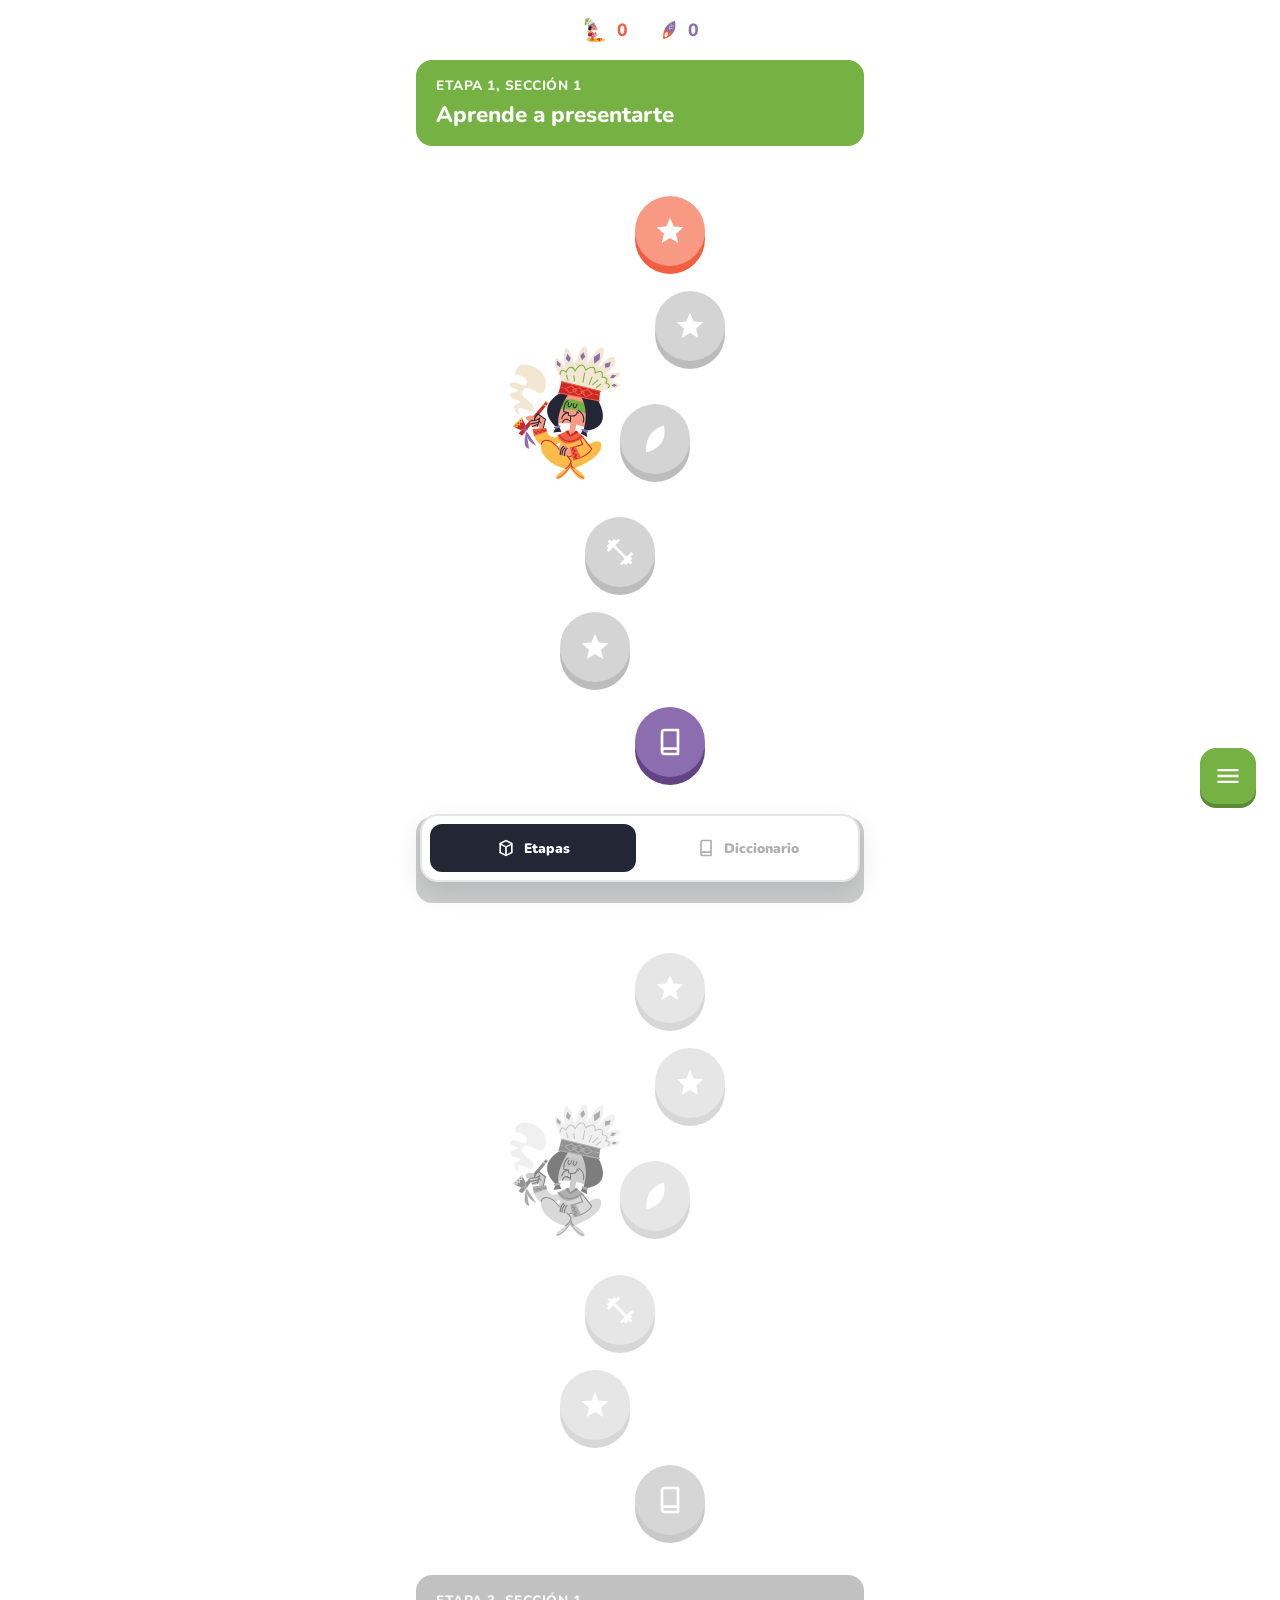
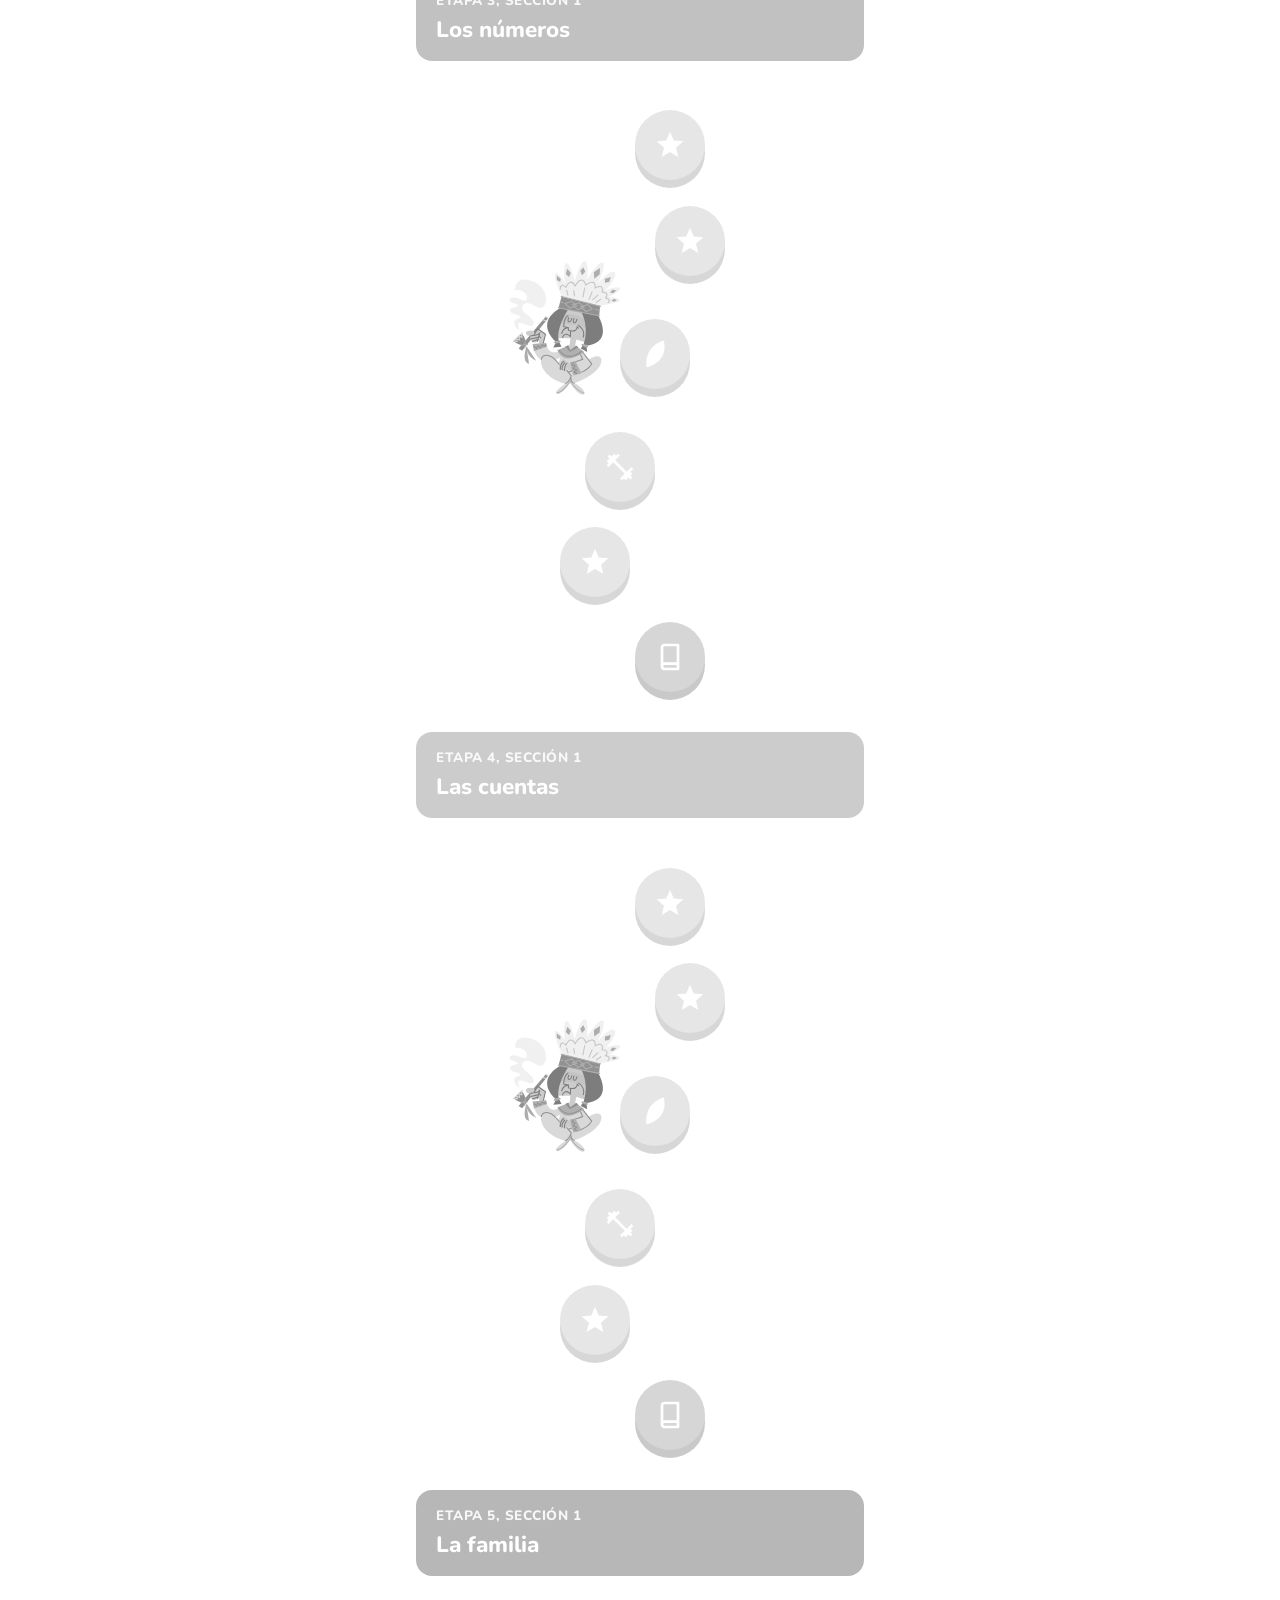
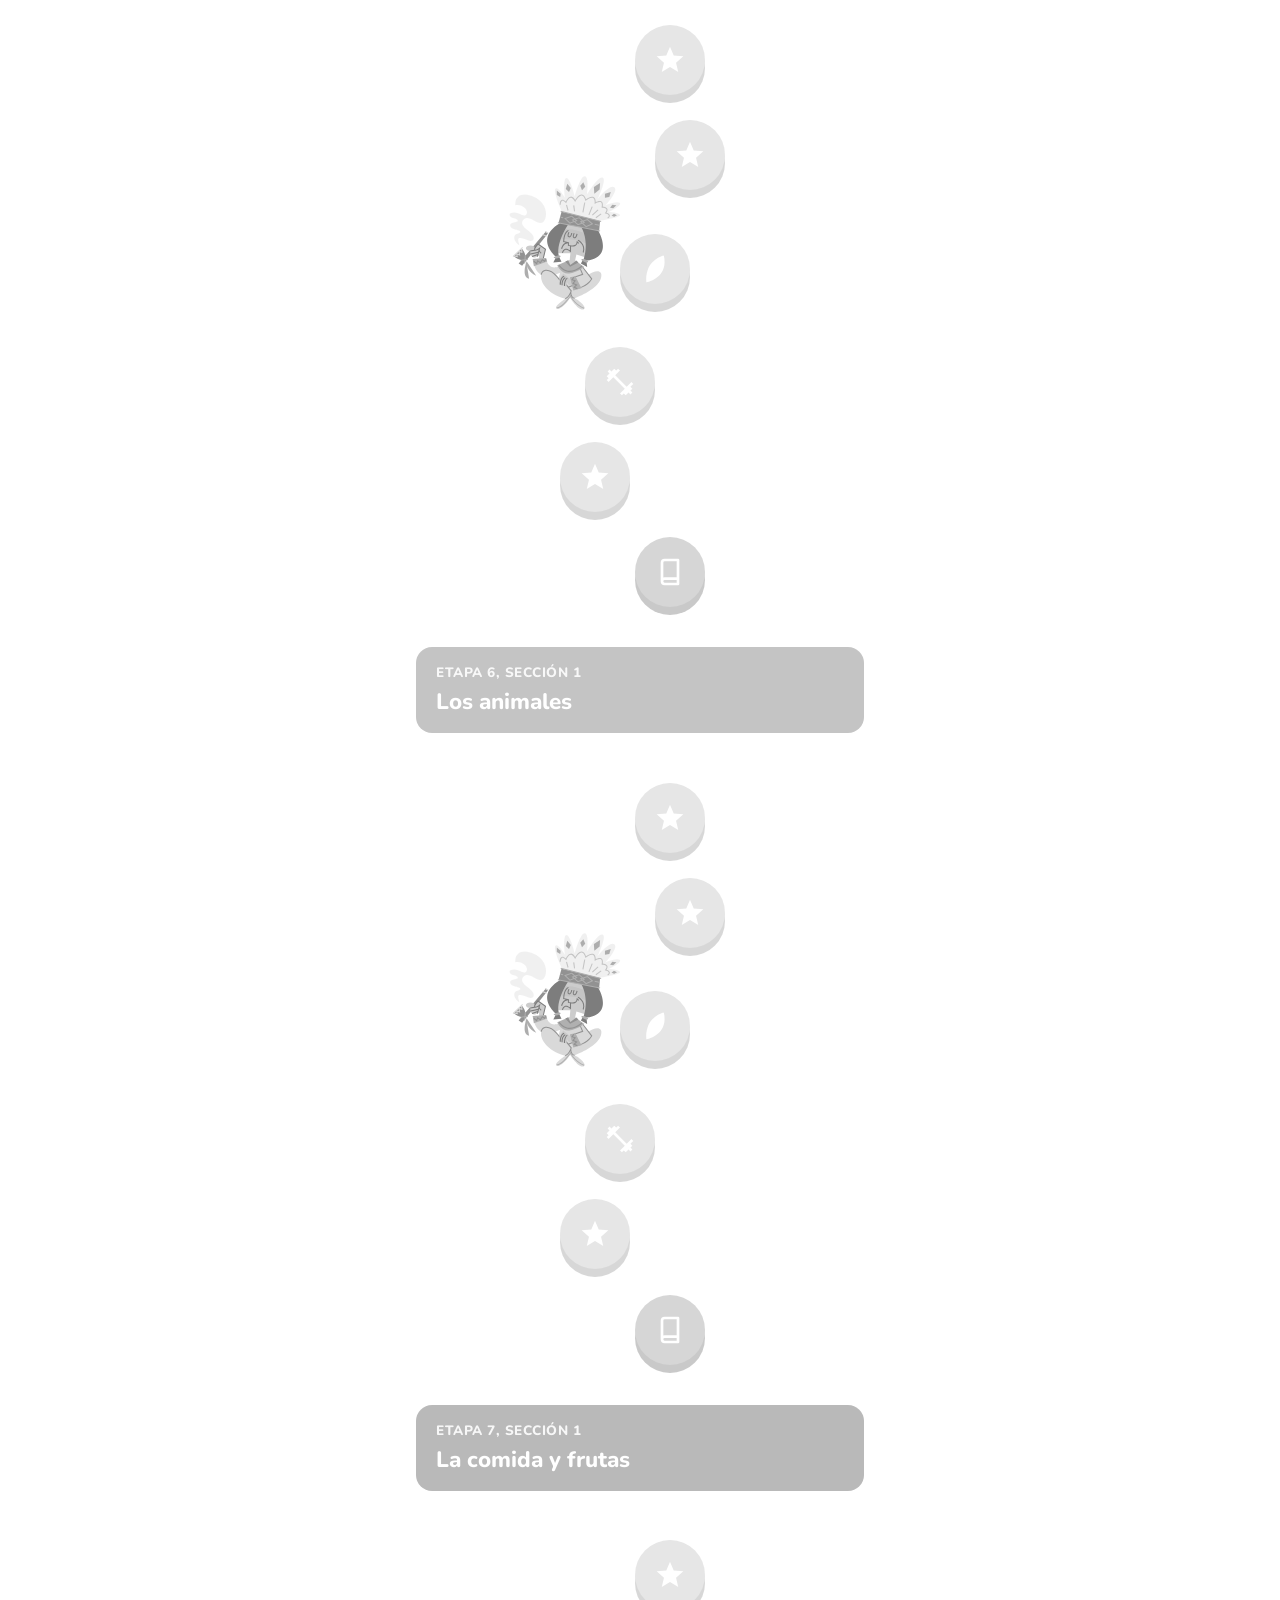
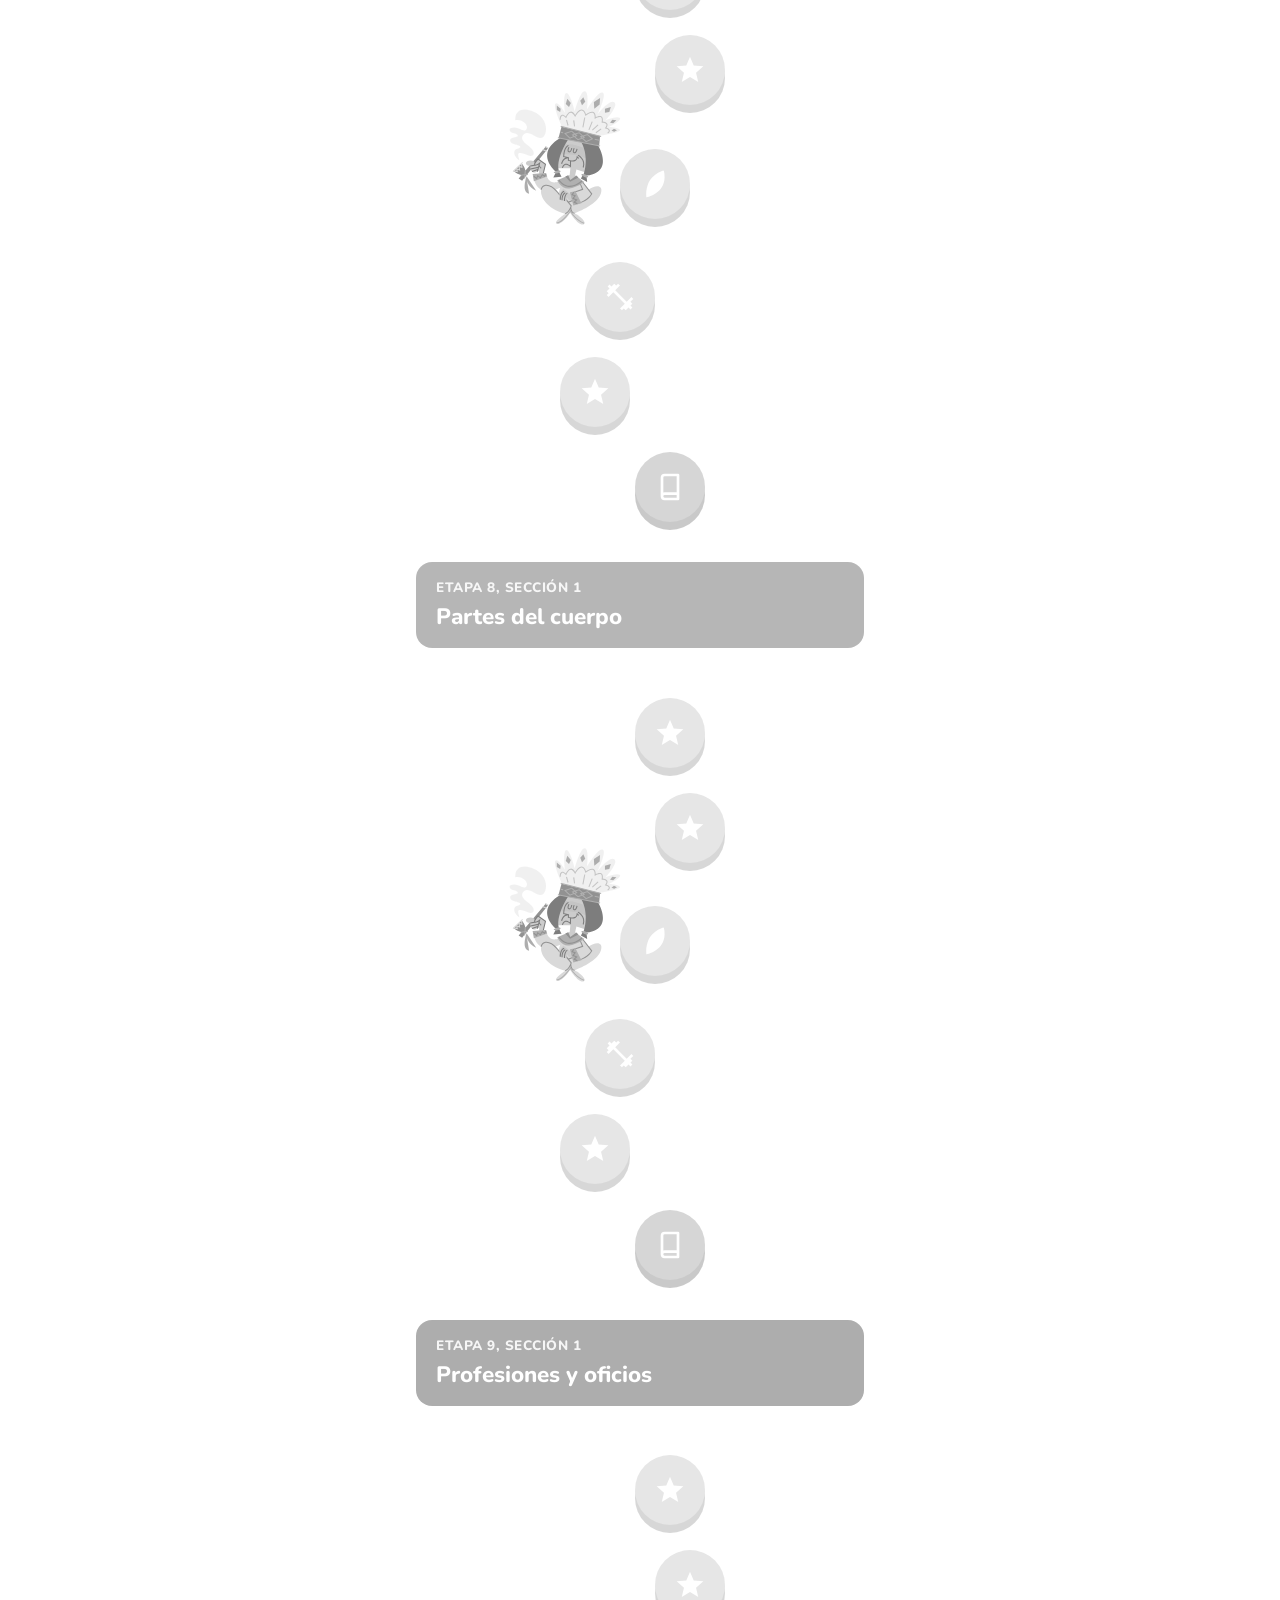
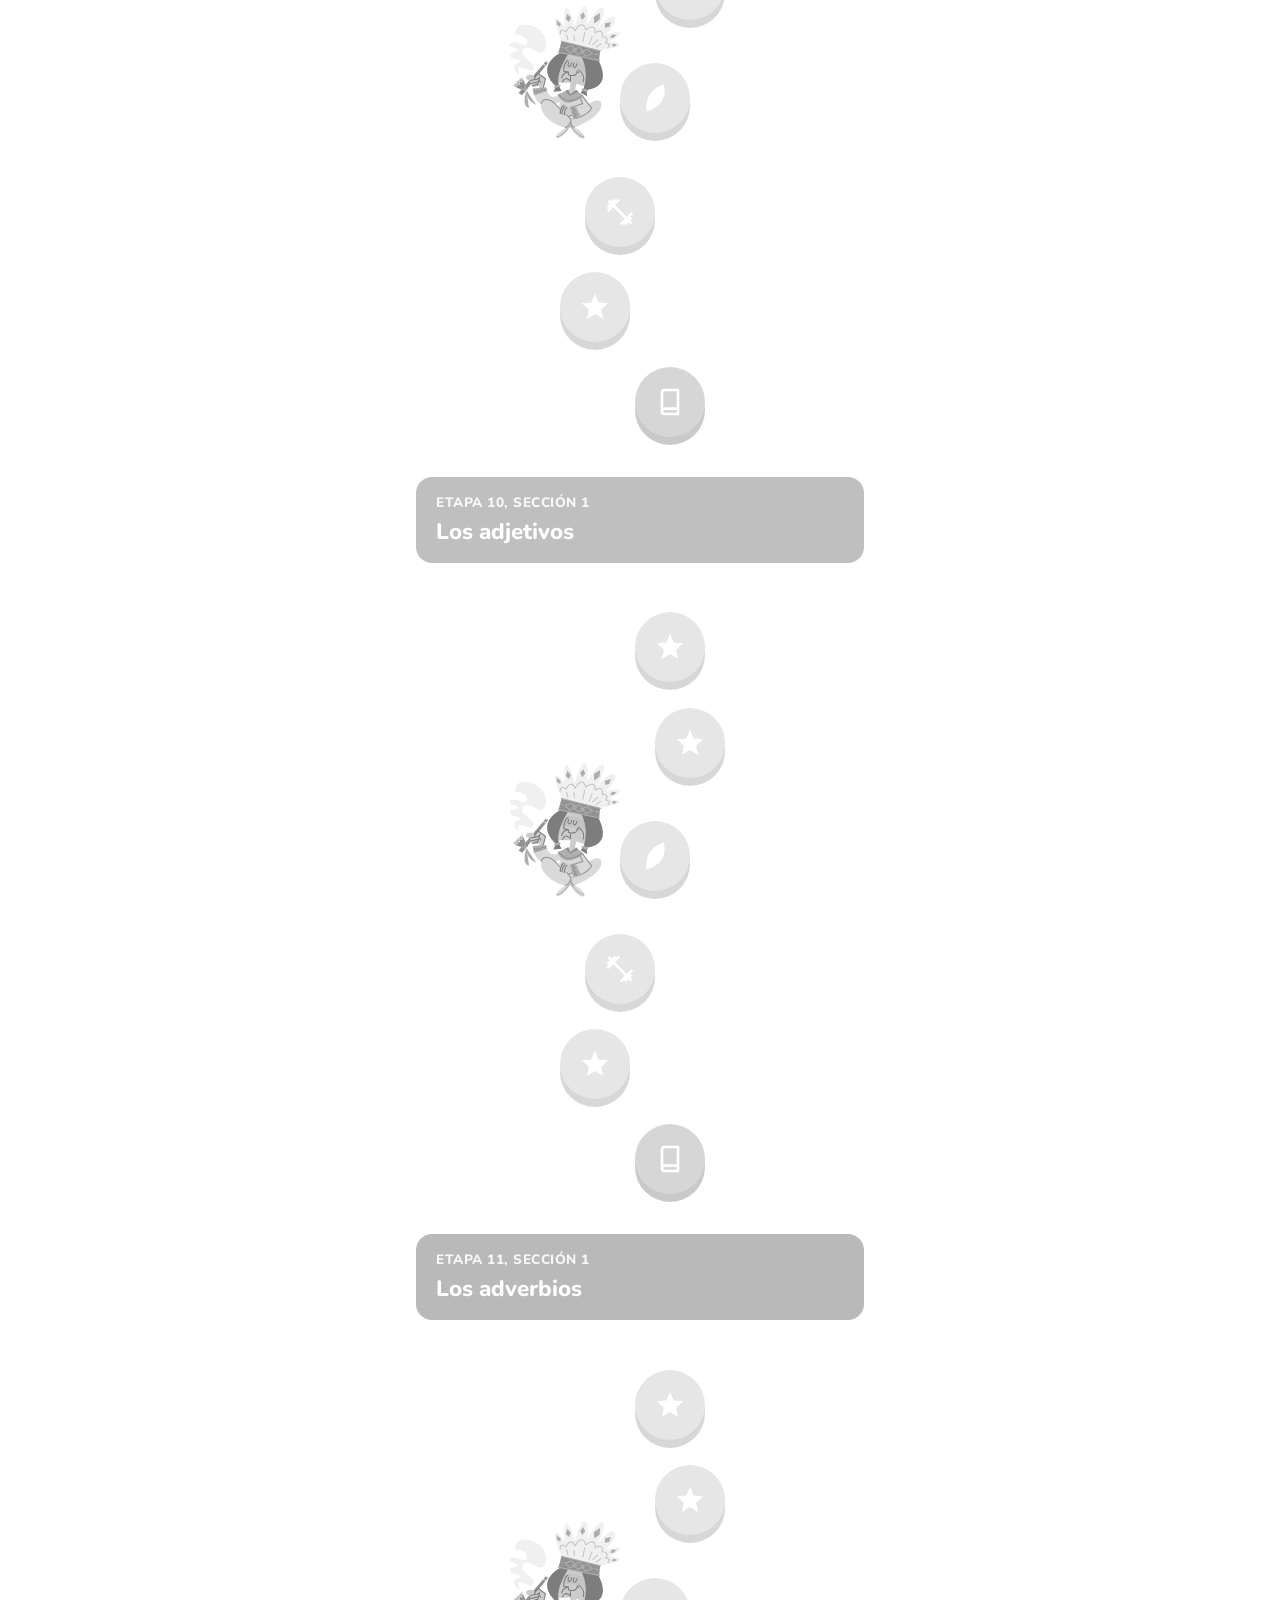
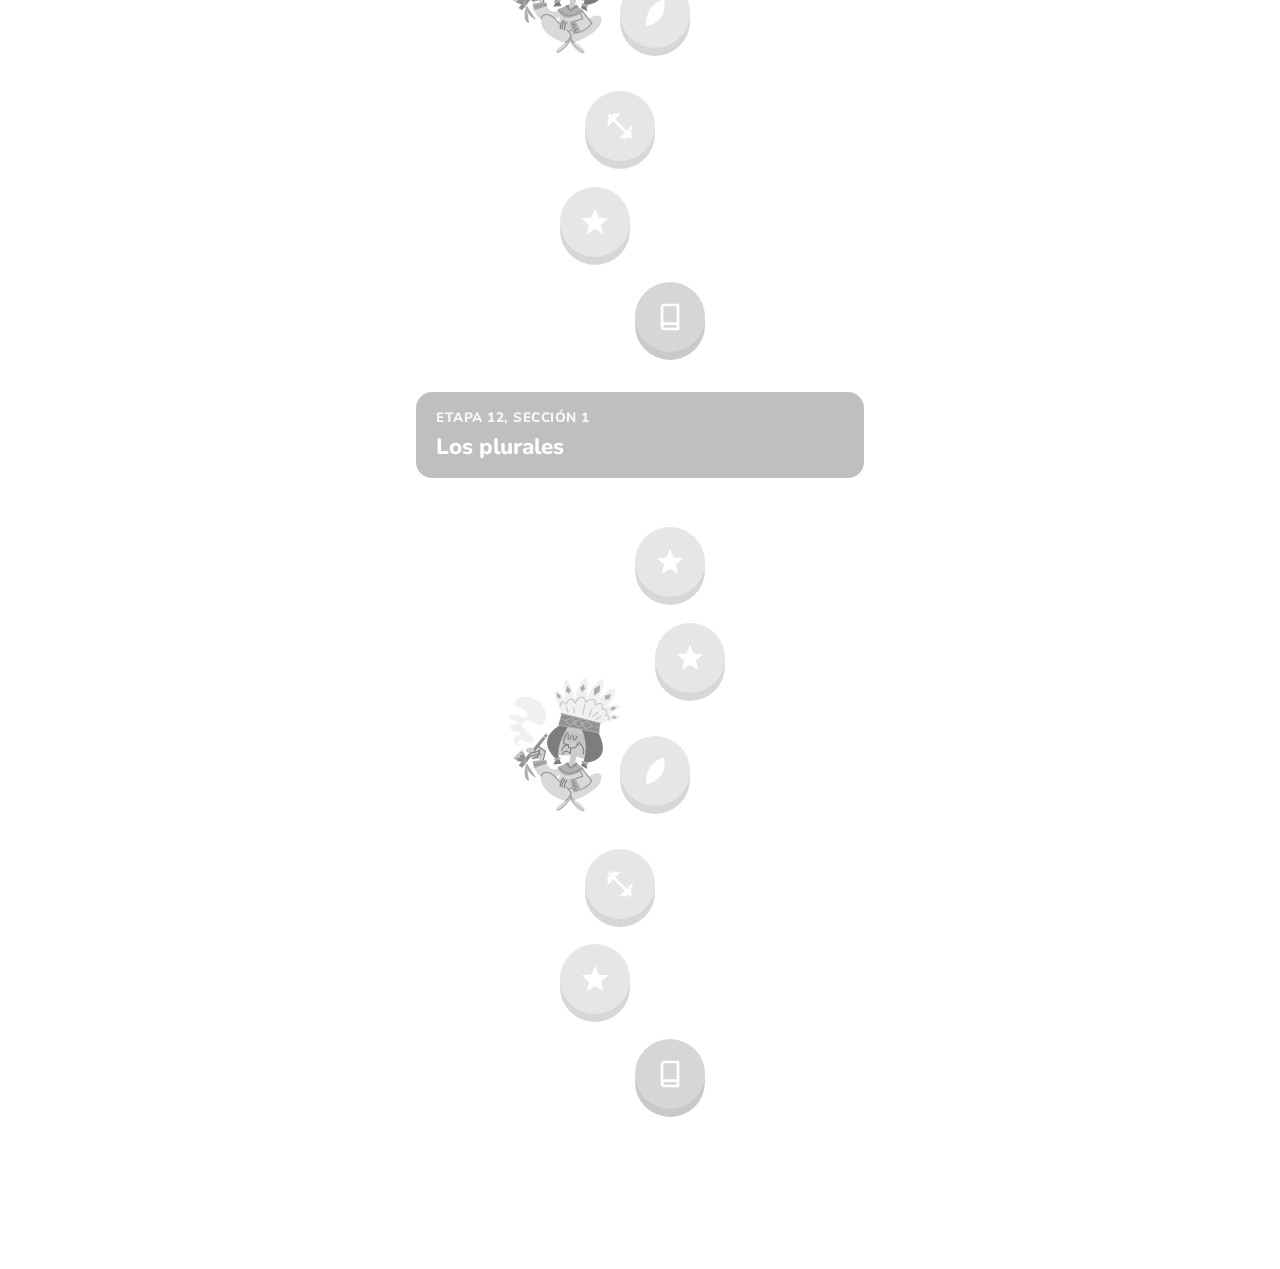
<file: index.html>
<!DOCTYPE html>
<html lang="es">

<head>
    <meta charset="UTF-8">
    <meta name="viewport" content="width=device-width, initial-scale=1.0">
    <title>Nawat Learning Path</title>
    <link rel="stylesheet" href="style.css">
    <link href="https://fonts.googleapis.com/css2?family=Nunito:wght@700;800;900&display=swap" rel="stylesheet">
</head>

<body>
    <div class="app-container">
        <!-- Top Bar -->
        <header class="top-bar">
            <div class="stat-group" id="streak-button" style="cursor: pointer;">
                <img src="SinRacha.svg" alt="Racha" class="icon-flame" id="icon-streak">
                <span class="stat-text color-orange" id="streak-count">0</span>
            </div>
            <div class="stat-group">
                <img src="Pluma-06.svg" alt="Protector" class="icon-gem">
                <span class="stat-text color-purple" id="protector-count">0</span>
            </div>
        </header>

        <!-- Main Content -->
        <main class="path-container" id="stage-view">
            <section id="stage-1" class="stage-section">
                <!-- Header Banner -->
                <div class="stage-banner">
                    <div class="stage-subtitle">ETAPA 1, SECCIÓN 1</div>
                    <div class="stage-title">Aprende a presentarte</div>
                </div>

                <!-- Path Nodes -->
                <div class="nodes-wrapper">
                    <div class="node-row offset-right-1">
                        <button class="node-btn active-node" data-node-id="1-1" onclick="window.location.href='lesson.html?stage=1&node=1'">
                            <svg class="node-icon" viewBox="0 0 24 24" fill="white">
                                <path d="M12 17.27L18.18 21l-1.64-7.03L22 9.24l-7.19-.61L12 2 9.19 8.63 2 9.24l5.46 4.73L5.82 21z" />
                            </svg>
                        </button>
                    </div>

                    <div class="node-row offset-right-2">
                        <button class="node-btn locked-node" data-node-id="1-2" onclick="window.location.href='lesson.html?stage=1&node=2'">
                            <svg class="node-icon" viewBox="0 0 24 24" fill="white">
                                <path d="M12 17.27L18.18 21l-1.64-7.03L22 9.24l-7.19-.61L12 2 9.19 8.63 2 9.24l5.46 4.73L5.82 21z" />
                            </svg>
                        </button>
                    </div>

                    <div class="node-row active-row">
                        <img src="Neutral.svg" alt="Character" class="character">
                        <div class="node-wrapper-active">
                            <button class="node-btn active-node locked-node" data-node-id="1-3" onclick="window.location.href='lesson.html?stage=1&node=3'">
                                <img src="Pluma-06.svg" alt="Nahuatl" class="node-icon" style="filter: brightness(0) invert(1);">
                            </button>
                        </div>
                    </div>

                    <div class="node-row offset-left-1">
                        <button class="node-btn locked-node" data-node-id="1-4" onclick="window.location.href='lesson.html?stage=1&node=4'">
                            <svg class="node-icon" viewBox="0 0 24 24" fill="white">
                                <path d="M20.57 14.86L22 13.43 20.57 12 17 15.57 8.43 7 12 3.43 10.57 2 9.14 3.43 7.71 2 5.57 4.14 4.14 2.71 2.71 4.14l1.43 1.43L2 7.71l1.43 1.43L2 10.57 3.43 12 7 8.43 15.57 17 12 20.57 13.43 22l1.43-1.43 1.43 1.43L18.43 19.86l1.43 1.43 1.43-1.43-1.43-1.43 1.43-1.43-1.43-1.43z" />
                            </svg>
                        </button>
                    </div>

                    <div class="node-row offset-left-2">
                        <button class="node-btn locked-node" data-node-id="1-5" onclick="window.location.href='lesson.html?stage=1&node=5'">
                            <svg class="node-icon" viewBox="0 0 24 24" fill="white">
                                <path d="M12 17.27L18.18 21l-1.64-7.03L22 9.24l-7.19-.61L12 2 9.19 8.63 2 9.24l5.46 4.73L5.82 21z" />
                            </svg>
                        </button>
                    </div>

                    <div class="node-row offset-right-1">
                        <button class="node-btn vocab-node locked-node" data-node-id="1-6" onclick="window.location.href='lesson.html?stage=1&node=6'" title="Vocabulario">
                            <svg class="node-icon" viewBox="0 0 24 24" fill="white">
                                <path d="M18 2H8a3 3 0 0 0-3 3v14a3 3 0 0 0 3 3h10a1 1 0 0 0 1-1V3a1 1 0 0 0-1-1zm-1 18H8a1 1 0 0 1 0-2h9v2zm0-4H8a3 3 0 0 0-1 .17V5a1 1 0 0 1 1-1h9v12z" />
                            </svg>
                        </button>
                    </div>
                </div>
            </section>

            <section id="stage-2" class="stage-section locked">
                <!-- Header Banner -->
                <div class="stage-banner" style="background-color: var(--salmon);">
                    <div class="stage-subtitle">ETAPA 2, SECCIÓN 1</div>
                    <div class="stage-title">Los colores</div>
                </div>

                <!-- Path Nodes -->
                <div class="nodes-wrapper">
                    <div class="node-row offset-right-1">
                        <button class="node-btn active-node locked-node" data-node-id="2-1" onclick="window.location.href='lesson.html?stage=2&node=1'">
                            <svg class="node-icon" viewBox="0 0 24 24" fill="white">
                                <path d="M12 17.27L18.18 21l-1.64-7.03L22 9.24l-7.19-.61L12 2 9.19 8.63 2 9.24l5.46 4.73L5.82 21z" />
                            </svg>
                        </button>
                    </div>

                    <div class="node-row offset-right-2">
                        <button class="node-btn locked-node" data-node-id="2-2" onclick="window.location.href='lesson.html?stage=2&node=2'">
                            <svg class="node-icon" viewBox="0 0 24 24" fill="white">
                                <path d="M12 17.27L18.18 21l-1.64-7.03L22 9.24l-7.19-.61L12 2 9.19 8.63 2 9.24l5.46 4.73L5.82 21z" />
                            </svg>
                        </button>
                    </div>

                    <div class="node-row active-row">
                        <img src="Neutral.svg" alt="Character" class="character">
                        <div class="node-wrapper-active">
                            <button class="node-btn active-node locked-node" data-node-id="2-3" onclick="window.location.href='lesson.html?stage=2&node=3'">
                                <img src="Pluma-06.svg" alt="Nahuatl" class="node-icon" style="filter: brightness(0) invert(1);">
                            </button>
                        </div>
                    </div>

                    <div class="node-row offset-left-1">
                        <button class="node-btn locked-node" data-node-id="2-4" onclick="window.location.href='lesson.html?stage=2&node=4'">
                            <svg class="node-icon" viewBox="0 0 24 24" fill="white">
                                <path d="M20.57 14.86L22 13.43 20.57 12 17 15.57 8.43 7 12 3.43 10.57 2 9.14 3.43 7.71 2 5.57 4.14 4.14 2.71 2.71 4.14l1.43 1.43L2 7.71l1.43 1.43L2 10.57 3.43 12 7 8.43 15.57 17 12 20.57 13.43 22l1.43-1.43 1.43 1.43L18.43 19.86l1.43 1.43 1.43-1.43-1.43-1.43 1.43-1.43-1.43-1.43z" />
                            </svg>
                        </button>
                    </div>

                    <div class="node-row offset-left-2">
                        <button class="node-btn locked-node" data-node-id="2-5" onclick="window.location.href='lesson.html?stage=2&node=5'">
                            <svg class="node-icon" viewBox="0 0 24 24" fill="white">
                                <path d="M12 17.27L18.18 21l-1.64-7.03L22 9.24l-7.19-.61L12 2 9.19 8.63 2 9.24l5.46 4.73L5.82 21z" />
                            </svg>
                        </button>
                    </div>

                    <div class="node-row offset-right-1">
                        <button class="node-btn vocab-node locked-node" data-node-id="2-6" onclick="window.location.href='lesson.html?stage=2&node=6'" title="Vocabulario">
                            <svg class="node-icon" viewBox="0 0 24 24" fill="white">
                                <path d="M18 2H8a3 3 0 0 0-3 3v14a3 3 0 0 0 3 3h10a1 1 0 0 0 1-1V3a1 1 0 0 0-1-1zm-1 18H8a1 1 0 0 1 0-2h9v2zm0-4H8a3 3 0 0 0-1 .17V5a1 1 0 0 1 1-1h9v12z" />
                            </svg>
                        </button>
                    </div>
                </div>
            </section>
        </main>

        <main class="dictionary-view hidden" id="dictionary-view">
            <section class="dictionary-header">
                <h1>Vocabulario</h1>
                <div class="dictionary-session-meta" id="dictionary-session-meta">Pregunta 1 de 20</div>
            </section>
            <section class="dictionary-practice-card" id="dictionary-practice-card"></section>
        </main>

        <!-- Floating Action Button (Menu) -->
        <button class="fab-btn" id="menu-btn" title="Menú de Etapas">
            <svg viewBox="0 0 24 24" fill="currentColor">
                <path d="M3 18h18v-2H3v2zm0-5h18v-2H3v2zm0-7v2h18V6H3z"/>
            </svg>
        </button>

        <nav class="bottom-switcher" aria-label="Cambiar vista">
            <button class="switcher-btn active" id="view-stages-btn" type="button">
                <svg viewBox="0 0 24 24" fill="currentColor">
                    <path d="M12 2 4 6v12l8 4 8-4V6l-8-4zm0 2.24L17.53 7 12 9.76 6.47 7 12 4.24zM6 8.62l5 2.5v8.26l-5-2.5V8.62zm7 10.76v-8.26l5-2.5v8.26l-5 2.5z"/>
                </svg>
                <span>Etapas</span>
            </button>
            <button class="switcher-btn" id="view-dictionary-btn" type="button">
                <svg viewBox="0 0 24 24" fill="currentColor">
                    <path d="M18 2H8a3 3 0 0 0-3 3v14a3 3 0 0 0 3 3h10a1 1 0 0 0 1-1V3a1 1 0 0 0-1-1zm-1 18H8a1 1 0 0 1 0-2h9v2zm0-4H8a3 3 0 0 0-1 .17V5a1 1 0 0 1 1-1h9v12z"/>
                </svg>
                <span>Diccionario</span>
            </button>
        </nav>
    </div>

    <!-- Stage Menu Modal -->
    <div id="stage-modal" class="modal hidden">
        <div class="modal-header">
            <button class="close-btn" id="close-stage-btn">
                <svg viewBox="0 0 24 24" fill="currentColor" width="24" height="24">
                    <path d="M19 6.41L17.59 5 12 10.59 6.41 5 5 6.41 10.59 12 5 17.59 6.41 19 12 13.41 17.59 19 19 17.59 13.41 12z" />
                </svg>
            </button>
            <h2 class="modal-title">Seleccionar Etapa</h2>
            <div style="width: 24px;"></div>
        </div>
        <div class="modal-content" style="padding-top: 20px;">
            <div class="stage-option" data-stage="1">
                <div class="stage-option-title">Etapa 1: Aprende a presentarte</div>
            </div>
            <div class="stage-option" data-stage="2">
                <div class="stage-option-title">Etapa 2: Los colores</div>
            </div>
        </div>
    </div>

    <!-- Streak Modal -->
    <div id="streak-modal" class="modal hidden">
        <div class="modal-header">
            <button class="close-btn" id="close-modal-btn">
                <svg viewBox="0 0 24 24" fill="currentColor" width="24" height="24">
                    <path
                        d="M19 6.41L17.59 5 12 10.59 6.41 5 5 6.41 10.59 12 5 17.59 6.41 19 12 13.41 17.59 19 19 17.59 13.41 12z" />
                </svg>
            </button>
            <h2 class="modal-title">Días de racha</h2>
            <div style="width: 24px;"></div>
        </div>

        <div class="modal-content">
            <!-- Streak highlight card -->
            <div class="streak-card">
                <div class="streak-info">
                    <div class="badge-society" id="badge-society">SOCIEDAD DE RACHAS EXTENSAS</div>
                    <div class="streak-huge-number" id="modal-streak-count">0</div>
                    <div class="streak-label">días de racha</div>
                </div>
                <div class="streak-icon-large">
                    <img src="SinRacha.svg" alt="Flame" id="modal-flame-icon">
                </div>
            </div>

            <!-- Calendar -->
            <h3 class="calendar-title">Calendario de racha</h3>
            <div class="calendar-card">
                <div class="calendar-header">
                    <button class="cal-nav-btn" id="cal-prev">&lt;</button>
                    <div class="cal-month" id="cal-month-label">mayo de 2026</div>
                    <button class="cal-nav-btn" id="cal-next">&gt;</button>
                </div>
                <div class="calendar-grid" id="calendar-grid">
                    <!-- Day names -->
                    <div class="day-name">D</div>
                    <div class="day-name">L</div>
                    <div class="day-name">Ma</div>
                    <div class="day-name">Mi</div>
                    <div class="day-name">J</div>
                    <div class="day-name">V</div>
                    <div class="day-name">S</div>
                    <!-- Days will be generated dynamically by JS -->
                </div>
                <div class="calendar-data-actions">
                    <button class="calendar-data-btn" id="download-user-data-btn" type="button">Descargar datos</button>
                    <button class="calendar-data-btn calendar-data-btn-secondary" id="upload-user-data-btn" type="button">Subir datos</button>
                    <input id="upload-user-data-input" type="file" accept="application/json,.json" hidden>
                </div>
            </div>


        </div>
    </div>

    <script src="streak.js"></script>
    <script src="data.js"></script>
    <script src="dictionary_data.js"></script>
    <script src="app.js"></script>
</body>

</html>
</file>
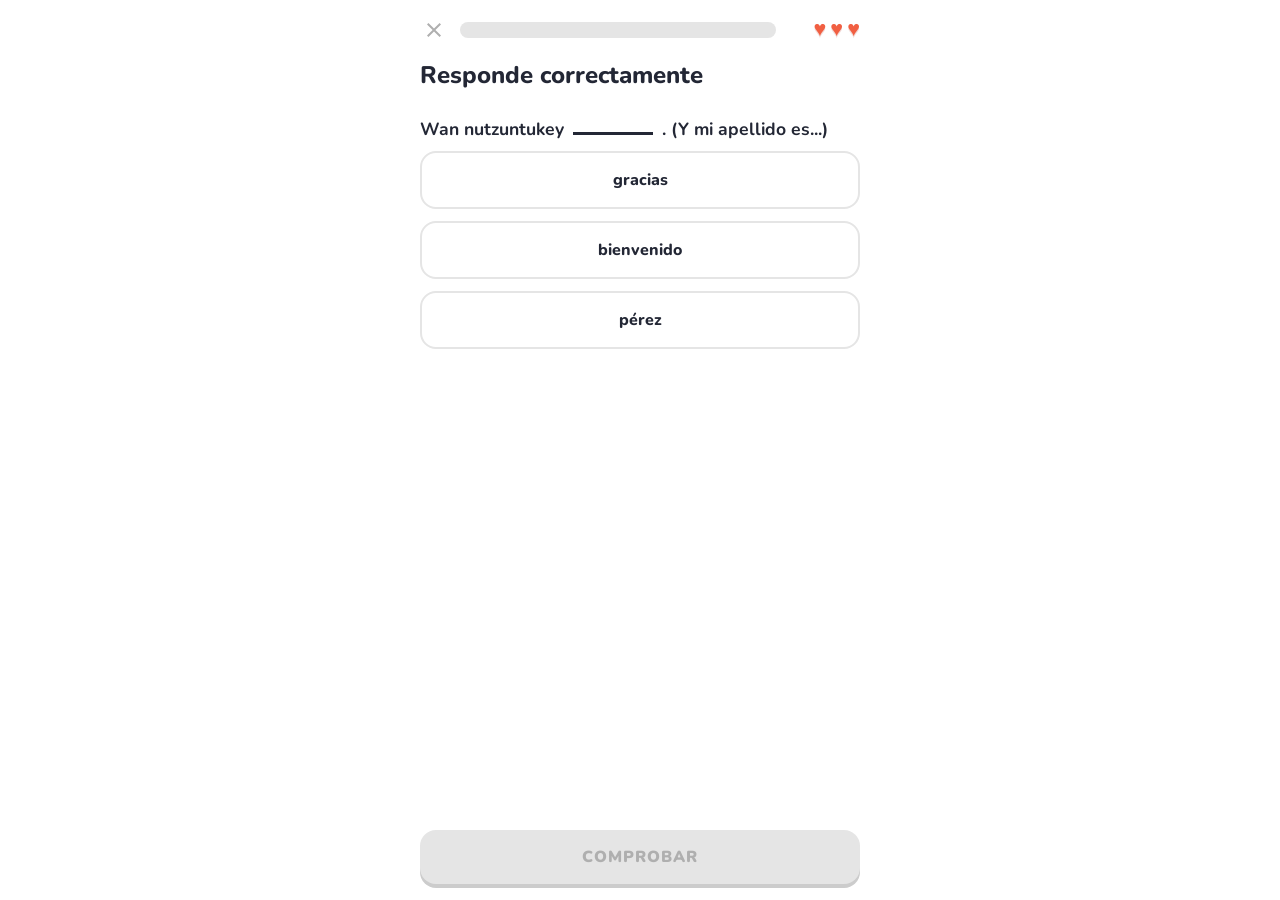
<file: lesson.html>
<!DOCTYPE html>
<html lang="es">
<head>
    <meta charset="UTF-8">
    <meta name="viewport" content="width=device-width, initial-scale=1.0">
    <title>Lección 1 — Aprende a presentarte</title>
    <link rel="stylesheet" href="style.css">
    <link rel="stylesheet" href="lesson.css">
    <link href="https://fonts.googleapis.com/css2?family=Nunito:wght@700;800;900&display=swap" rel="stylesheet">
</head>
<body>
    <div class="lesson-container" id="lesson-container">
        <!-- Top bar with close + progress -->
        <div class="lesson-top-bar">
            <button class="lesson-close-btn" id="lesson-close">
                <svg viewBox="0 0 24 24" fill="currentColor" width="24" height="24">
                    <path d="M19 6.41L17.59 5 12 10.59 6.41 5 5 6.41 10.59 12 5 17.59 6.41 19 12 13.41 17.59 19 19 17.59 13.41 12z"/>
                </svg>
            </button>
            <div class="progress-bar-track">
                <div class="progress-bar-fill" id="progress-fill"></div>
            </div>
            <div class="lives-display" id="lives-display" aria-label="3 vidas disponibles"></div>
        </div>

        <!-- Exercise Area (dynamically filled) -->
        <div class="exercise-area" id="exercise-area">
            <!-- Content injected by JS -->
        </div>

        <!-- Bottom bar with COMPROBAR button -->
        <div class="lesson-bottom-bar" id="bottom-bar">
            <button class="check-btn disabled" id="check-btn" disabled>COMPROBAR</button>
        </div>

        <!-- Feedback overlay -->
        <div class="feedback-bar hidden" id="feedback-bar">
            <div class="feedback-icon" id="feedback-icon"></div>
            <div class="feedback-text" id="feedback-text"></div>
            <button class="continue-btn" id="continue-btn">CONTINUAR</button>
        </div>
    </div>

    <!-- Lesson Complete screen -->
    <div class="lesson-complete hidden" id="lesson-complete">
        <div class="complete-content">
            <img src="Ffeliz.svg" alt="Feliz" class="complete-character">
            <h2 class="complete-title">¡Lección completada!</h2>
            <p class="complete-subtitle">Has terminado la lección<br>"Aprende a presentarte"</p>
            <div class="complete-stats">
                <div class="complete-stat">
                    <span class="stat-value" id="score-value">0</span>
                    <span class="stat-desc">Aciertos</span>
                </div>
                <div class="complete-stat">
                    <span class="stat-value" id="total-value">0</span>
                    <span class="stat-desc">Total</span>
                </div>
            </div>
            <button class="complete-btn" id="complete-btn">CONTINUAR</button>
        </div>
    </div>

    <script src="streak.js"></script>
    <script src="data.js"></script>
    <script src="dictionary_data.js"></script>
    <script src="lesson.js"></script>
</body>
</html>
</file>
<file: style.css>
:root {
    /* SVG Color Palette */
    --cream: #f3e6d3;
    --salmon: #f79983;
    --yellow: #fbbb48;
    --orange-red: #f15f42;
    --red: #f15f42;
    --purple: #8b6db0;
    --dark-red: #cd2628;
    --dark-navy: #232735;
    --green: #75b243;
    
    /* Additional UI Colors */
    --white: #ffffff;
    --gray-bg: #f7f7f7;
    --gray-border: #e5e5e5;
    --gray-text: #afafaf;
}

html {
    scroll-behavior: smooth;
}

* {
    box-sizing: border-box;
    margin: 0;
    padding: 0;
    -webkit-tap-highlight-color: transparent;
}

body {
    font-family: 'Nunito', sans-serif;
    background-color: var(--white);
    color: var(--dark-navy);
    display: flex;
    justify-content: center;
    min-height: 100vh;
    min-height: -webkit-fill-available;
}

.app-container {
    width: 100%;
    max-width: 480px;
    position: relative;
    padding-bottom: 120px;
    --node-size: clamp(54px, 15vw, 70px);
    --node-depth: clamp(5px, 1.6vw, 8px);
    --node-icon-size: clamp(24px, 6.5vw, 32px);
    --path-gap: clamp(12px, 2.8vh, 30px);
    --path-offset-sm: clamp(36px, 13vw, 60px);
    --path-offset-md: clamp(66px, 22vw, 100px);
    --path-offset-left-sm: clamp(30px, 10vw, 40px);
    --path-offset-left-md: clamp(62px, 20vw, 90px);
}

/* ======= TOP BAR ======= */
.top-bar {
    display: flex;
    justify-content: center;
    gap: 30px;
    padding: 16px 20px;
    position: sticky;
    top: 0;
    background: var(--white);
    z-index: 10;
}

.stat-group {
    display: flex;
    align-items: center;
    gap: 8px;
    font-size: 1.1rem;
    font-weight: 800;
}

.icon-flame {
    width: 28px;
    height: 28px;
    object-fit: contain;
}

.icon-gem {
    width: 22px;
    height: 22px;
    object-fit: contain;
}

.color-orange { color: var(--orange-red); }
.color-purple { color: var(--purple); }

/* ======= MAIN PATH ======= */
.path-container {
    padding: 0 16px;
    display: flex;
    flex-direction: column;
    align-items: stretch;
}

.stage-banner {
    background-color: var(--green);
    border-radius: 16px;
    padding: clamp(12px, 3.6vw, 16px) clamp(16px, 4.5vw, 20px);
    color: var(--white);
    margin-bottom: clamp(14px, 3.5vh, 40px);
}

.stage-subtitle {
    font-size: 0.85rem;
    font-weight: 800;
    letter-spacing: 0.5px;
    margin-bottom: 4px;
    opacity: 0.9;
}

.stage-title {
    font-size: 1.4rem;
    font-weight: 800;
}

/* Path Nodes */
.nodes-wrapper {
    display: flex;
    flex-direction: column;
    align-items: center;
    gap: var(--path-gap);
    position: relative;
    padding-top: clamp(4px, 2vh, 20px);
}

.node-row {
    position: relative;
    display: flex;
    justify-content: center;
    width: 100%;
}

/* Winding S-curve offsets */
.offset-right-1 { padding-left: var(--path-offset-sm); }
.offset-right-2 { padding-left: var(--path-offset-md); }
.active-row { 
    padding-left: clamp(18px, 7vw, 30px);
    margin-top: clamp(4px, 2vh, 20px);
    margin-bottom: clamp(4px, 2vh, 20px);
    display: flex;
    align-items: center;
    justify-content: center;
    position: relative;
}
.offset-left-1 { padding-right: var(--path-offset-left-sm); }
.offset-left-2 { padding-right: var(--path-offset-left-md); }

/* Buttons */
.node-btn {
    width: var(--node-size);
    height: var(--node-size);
    border-radius: 50%;
    background-color: var(--salmon);
    border: none;
    box-shadow: 0 var(--node-depth) 0 var(--orange-red);
    cursor: pointer;
    display: flex;
    align-items: center;
    justify-content: center;
    transition: transform 0.1s, box-shadow 0.1s;
    position: relative;
}

.node-btn:active {
    transform: translateY(var(--node-depth));
    box-shadow: 0 0 0 var(--orange-red);
}

.node-btn.vocab-node {
    background-color: var(--purple);
    box-shadow: 0 var(--node-depth) 0 #624383;
}

.node-btn.vocab-node:active {
    box-shadow: 0 0 0 #624383;
}

.node-icon {
    width: var(--node-icon-size);
    height: var(--node-icon-size);
}

.active-node {
    z-index: 2;
}

.character {
    position: absolute;
    left: clamp(64px, 20%, 96px);
    width: clamp(76px, 25vw, 120px);
    height: auto;
    bottom: clamp(-10px, -1.2vw, -4px);
    z-index: 1;
}

/* Active node wrapper */
.node-wrapper-active {
    position: relative;
    display: flex;
    flex-direction: column;
    align-items: center;
}

.active-stars {
    position: absolute;
    bottom: -30px;
    display: flex;
    gap: 4px;
    align-items: flex-end;
    z-index: 3;
}

.star-small {
    width: 20px;
    height: 20px;
    margin-bottom: 5px;
}

.star-large {
    width: 28px;
    height: 28px;
}

/* ======= FAB ======= */
.fab-btn {
    position: fixed;
    bottom: 96px;
    right: 24px;
    width: 56px;
    height: 56px;
    border-radius: 16px;
    background-color: var(--green);
    border: none;
    color: var(--white);
    cursor: pointer;
    display: flex;
    align-items: center;
    justify-content: center;
    box-shadow: 0 4px 0 #5a8a34;
    transition: transform 0.1s, box-shadow 0.1s;
}

.fab-btn:active {
    transform: translateY(4px);
    box-shadow: 0 0 0 #5a8a34;
}

.fab-btn svg {
    width: 28px;
    height: 28px;
}

.bottom-switcher {
    position: fixed;
    left: 50%;
    bottom: 18px;
    transform: translateX(-50%);
    width: min(440px, calc(100% - 32px));
    display: grid;
    grid-template-columns: 1fr 1fr;
    gap: 8px;
    padding: 8px;
    background: var(--white);
    border: 2px solid var(--gray-border);
    border-radius: 18px;
    box-shadow: 0 10px 24px rgba(35, 39, 53, 0.12);
    z-index: 40;
}

.switcher-btn {
    min-height: 48px;
    border: none;
    border-radius: 12px;
    background: transparent;
    color: var(--gray-text);
    font-family: 'Nunito', sans-serif;
    font-size: 0.86rem;
    font-weight: 900;
    display: flex;
    align-items: center;
    justify-content: center;
    gap: 8px;
    cursor: pointer;
}

.switcher-btn svg {
    width: 20px;
    height: 20px;
    flex: 0 0 20px;
}

.switcher-btn.active {
    background: var(--dark-navy);
    color: var(--white);
}

/* ======= MODAL ======= */
.modal {
    position: fixed;
    top: 0; left: 0; right: 0; bottom: 0;
    background-color: var(--white);
    z-index: 100;
    display: flex;
    flex-direction: column;
    animation: slideUp 0.3s ease-out;
    overflow-y: auto;
    -webkit-overflow-scrolling: touch;
}

@keyframes slideUp {
    from { transform: translateY(100%); }
    to { transform: translateY(0); }
}

.hidden {
    display: none !important;
}

.modal-header {
    display: flex;
    justify-content: space-between;
    align-items: center;
    padding: 16px 20px;
    border-bottom: 2px solid var(--gray-border);
    position: sticky;
    top: 0;
    background: var(--white);
    z-index: 101;
}

.close-btn {
    background: none;
    border: none;
    cursor: pointer;
    color: var(--dark-navy);
    width: 28px;
    height: 28px;
    display: flex;
    align-items: center;
    justify-content: center;
}

.close-btn svg {
    width: 24px;
    height: 24px;
}

.modal-title {
    font-size: 1.15rem;
    font-weight: 800;
    color: var(--dark-navy);
}

.modal-content {
    padding: 24px 20px;
    display: flex;
    flex-direction: column;
    align-items: stretch;
    max-width: 480px;
    margin: 0 auto;
    width: 100%;
}

/* ======= STREAK CARD ======= */
.streak-card {
    display: flex;
    justify-content: space-between;
    align-items: center;
    margin-bottom: 36px;
    padding: 24px;
    background: var(--gray-bg);
    border-radius: 20px;
}

.streak-info {
    display: flex;
    flex-direction: column;
}

.badge-society {
    background-color: var(--yellow);
    color: var(--dark-navy);
    font-size: 0.65rem;
    font-weight: 900;
    padding: 5px 10px;
    border-radius: 6px;
    display: inline-block;
    margin-bottom: 8px;
    align-self: flex-start;
    letter-spacing: 0.3px;
}

.badge-society.hidden-badge {
    visibility: hidden;
}

.streak-huge-number {
    font-size: 4.5rem;
    font-weight: 900;
    line-height: 1;
    color: var(--orange-red);
}

.streak-label {
    font-size: 1.15rem;
    font-weight: 800;
    color: var(--orange-red);
    margin-top: 4px;
}

.streak-icon-large img {
    width: 110px;
    height: 110px;
    object-fit: contain;
}

/* ======= CALENDAR ======= */
.calendar-title {
    font-size: 1.4rem;
    font-weight: 800;
    margin-bottom: 16px;
    color: var(--dark-navy);
}

.calendar-card {
    border: 2px solid var(--gray-border);
    border-radius: 20px;
    padding: 20px 16px;
}

.calendar-header {
    display: flex;
    justify-content: space-between;
    align-items: center;
    margin-bottom: 16px;
}

.cal-nav-btn {
    background: none;
    border: none;
    font-size: 1.4rem;
    font-weight: 900;
    color: var(--gray-text);
    cursor: pointer;
    padding: 4px 8px;
}

.cal-month {
    font-weight: 800;
    color: var(--dark-navy);
    font-size: 1rem;
}

.calendar-grid {
    display: grid;
    grid-template-columns: repeat(7, 1fr);
    gap: 6px 2px;
    text-align: center;
}

.calendar-data-actions {
    display: grid;
    grid-template-columns: 1fr 1fr;
    gap: 10px;
    margin-top: 18px;
}

.calendar-data-btn {
    border: none;
    border-radius: 12px;
    background: var(--dark-navy);
    color: var(--white);
    cursor: pointer;
    font-family: inherit;
    font-size: 0.86rem;
    font-weight: 900;
    min-height: 44px;
    padding: 10px 12px;
}

.calendar-data-btn-secondary {
    background: var(--gray-bg);
    color: var(--dark-navy);
    border: 2px solid var(--gray-border);
}

.day-name {
    font-weight: 800;
    color: var(--gray-text);
    font-size: 0.85rem;
    padding-bottom: 8px;
}

.cal-day {
    font-weight: 800;
    font-size: 0.9rem;
    color: #ccc;
    width: 100%;
    aspect-ratio: 1;
    display: flex;
    align-items: center;
    justify-content: center;
    position: relative;
    border-radius: 50%;
}

/* Day with completed streak (practiced) */
.cal-day.practiced {
    background-color: var(--orange-red);
    color: var(--white);
}

/* Day where protector was consumed */
.cal-day.protector-used {
    background-color: transparent;
    color: var(--gray-text);
    position: relative;
}

.cal-day.protector-used .pluma-icon {
    width: 20px;
    height: 20px;
    position: absolute;
    top: 50%;
    left: 50%;
    transform: translate(-50%, -50%);
}

/* Today marker */
.cal-day.is-today {
    outline: 3px solid var(--orange-red);
    outline-offset: -1px;
}

/* Future days */
.cal-day.future {
    color: #ddd;
}

/* ======= DEBUG / SIMULATION ======= */
.debug-section {
    margin-top: 32px;
    padding: 16px;
    background: var(--gray-bg);
    border-radius: 16px;
    border: 2px dashed var(--gray-border);
}

.debug-label {
    font-size: 0.8rem;
    font-weight: 700;
    color: var(--gray-text);
    margin-bottom: 12px;
    text-align: center;
}

.debug-buttons {
    display: flex;
    gap: 10px;
}

.debug-btn {
    flex: 1;
    padding: 12px;
    border: none;
    border-radius: 12px;
    font-family: 'Nunito', sans-serif;
    font-weight: 800;
    font-size: 0.9rem;
    cursor: pointer;
    transition: transform 0.1s;
}

.debug-btn:active {
    transform: scale(0.96);
}

.debug-btn.practiced {
    background-color: var(--green);
    color: var(--white);
    box-shadow: 0 4px 0 #5a8a34;
}

.debug-btn.missed {
    background-color: var(--salmon);
    color: var(--white);
    box-shadow: 0 4px 0 var(--orange-red);
}

/* ======= STAGE MENU ======= */
.stage-option {
    padding: 20px;
    border: 2px solid var(--gray-border);
    border-radius: 16px;
    margin-bottom: 12px;
    cursor: pointer;
    transition: all 0.2s;
    background: var(--white);
}

.stage-option:active {
    transform: translateY(2px);
    background: var(--gray-border);
}

.stage-option.active-stage {
    border-color: var(--green);
    background: rgba(117, 178, 67, 0.1);
}

.stage-option-title {
    font-size: 1.1rem;
    font-weight: 800;
    color: var(--dark-navy);
}

/* ======= DICTIONARY ======= */
.dictionary-view {
    padding: 0 16px 20px;
}

.dictionary-header {
    position: sticky;
    top: 58px;
    z-index: 8;
    background: var(--white);
    padding: 10px 0 16px;
}

.dictionary-header h1 {
    font-size: 1.8rem;
    font-weight: 900;
    margin-bottom: 6px;
}

.dictionary-session-meta {
    color: var(--purple);
    font-size: 0.86rem;
    font-weight: 900;
    text-transform: uppercase;
}

.dictionary-practice-card {
    min-height: clamp(360px, calc(100dvh - 190px), 560px);
    border: 2px solid var(--gray-border);
    border-radius: 8px;
    padding: clamp(18px, 5vw, 24px);
    background: var(--white);
    display: flex;
    flex-direction: column;
}

.dictionary-eyebrow {
    color: var(--gray-text);
    font-size: 0.82rem;
    font-weight: 900;
    line-height: 1.2;
    margin-bottom: 12px;
    text-transform: uppercase;
}

.dictionary-prompt {
    color: var(--dark-navy);
    font-size: clamp(1.5rem, 8vw, 2.4rem);
    font-weight: 900;
    line-height: 1.15;
    overflow-wrap: anywhere;
}

.dictionary-options {
    display: flex;
    flex-direction: column;
    gap: 10px;
    margin-top: auto;
    padding-top: 28px;
}

.dictionary-option-btn {
    border: 2px solid var(--gray-border);
    border-radius: 8px;
    padding: 14px 16px;
    background: var(--white);
    font-family: 'Nunito', sans-serif;
    font-size: 0.98rem;
    font-weight: 900;
    color: var(--dark-navy);
    cursor: pointer;
    line-height: 1.25;
    text-align: left;
    box-shadow: 0 3px 0 var(--gray-border);
}

.dictionary-stage {
    margin-top: 12px;
    font-size: 0.72rem;
    font-weight: 900;
    color: var(--orange-red);
    text-transform: uppercase;
}

.dictionary-option-btn:active:not(:disabled) {
    transform: translateY(3px);
    box-shadow: 0 0 0 var(--gray-border);
}

.dictionary-option-btn.correct,
.dictionary-option-btn.selected-correct {
    border-color: var(--green);
    background: rgba(117, 178, 67, 0.1);
    color: var(--green);
    box-shadow: 0 3px 0 var(--green);
}

.dictionary-option-btn.selected-wrong {
    border-color: var(--orange-red);
    background: rgba(241, 95, 66, 0.1);
    color: var(--orange-red);
    box-shadow: 0 3px 0 var(--orange-red);
}

.dictionary-option-btn:disabled {
    cursor: default;
}

.dictionary-feedback {
    min-height: 24px;
    margin-top: 14px;
    font-size: 0.92rem;
    font-weight: 900;
}

.dictionary-feedback.correct {
    color: var(--green);
}

.dictionary-feedback.incorrect {
    color: var(--orange-red);
}

.dictionary-next-btn {
    width: 100%;
    min-height: 52px;
    margin-top: 12px;
    border: none;
    border-radius: 12px;
    background: var(--green);
    color: var(--white);
    box-shadow: 0 4px 0 #5a8a34;
    cursor: pointer;
    font-family: 'Nunito', sans-serif;
    font-size: 0.96rem;
    font-weight: 900;
}

.dictionary-next-btn:active {
    transform: translateY(4px);
    box-shadow: 0 0 0 #5a8a34;
}

.dictionary-complete-title {
    color: var(--dark-navy);
    font-size: 1.3rem;
    font-weight: 900;
    text-align: center;
    margin-top: auto;
}

.dictionary-complete-score {
    color: var(--green);
    font-size: 4rem;
    font-weight: 900;
    line-height: 1;
    margin-top: 14px;
    text-align: center;
}

.dictionary-complete-subtitle {
    color: var(--gray-text);
    font-size: 0.96rem;
    font-weight: 800;
    line-height: 1.4;
    margin: 10px 0 auto;
    text-align: center;
}

.dictionary-empty {
    padding: 24px 0;
    text-align: center;
    font-weight: 800;
    color: var(--gray-text);
}

/* ======= STAGE LOCKING ======= */
.stage-section {
    padding-bottom: 40px;
}

.stage-section.locked {
    filter: grayscale(100%);
    opacity: 0.6;
    pointer-events: none;
}

.locked-node {
    filter: grayscale(100%);
    opacity: 0.5;
    pointer-events: none;
}

@media (max-width: 480px) {
    .app-container {
        padding-bottom: 96px;
        --node-size: clamp(50px, 15.5vw, 58px);
        --node-depth: 5px;
        --node-icon-size: clamp(23px, 7vw, 26px);
        --path-gap: clamp(8px, 1.8vh, 14px);
    }

    .top-bar {
        padding: 10px 20px;
    }

    .stage-banner {
        padding: 12px 16px;
        margin-bottom: 12px;
        border-radius: 12px;
    }

    .stage-subtitle {
        font-size: 0.72rem;
    }

    .stage-title {
        font-size: 1.1rem;
    }

    .nodes-wrapper {
        padding-top: 4px;
    }

    .active-row {
        margin-top: 4px;
        margin-bottom: 4px;
    }

    .stage-section {
        padding-bottom: 22px;
    }

    .fab-btn {
        bottom: 82px;
        right: 18px;
        width: 48px;
        height: 48px;
    }

    .bottom-switcher {
        bottom: 10px;
    }
}
</file>
<file: lesson.css>
/* ======= LESSON LAYOUT ======= */
.lesson-container {
    width: 100%;
    max-width: 480px;
    margin: 0 auto;
    min-height: 100vh;
    min-height: -webkit-fill-available;
    display: flex;
    flex-direction: column;
    position: relative;
    background: var(--white);
}

/* ======= TOP BAR ======= */
.lesson-top-bar {
    display: flex;
    align-items: center;
    gap: 12px;
    padding: 16px 20px;
    position: sticky;
    top: 0;
    background: var(--white);
    z-index: 10;
}

.lesson-close-btn {
    background: none;
    border: none;
    cursor: pointer;
    color: var(--gray-text);
    width: 28px;
    height: 28px;
    display: flex;
    align-items: center;
    justify-content: center;
    flex-shrink: 0;
}

.lesson-close-btn svg {
    width: 24px;
    height: 24px;
}

.progress-bar-track {
    flex: 1;
    height: 16px;
    background: var(--gray-border);
    border-radius: 10px;
    overflow: hidden;
}

.progress-bar-fill {
    height: 100%;
    background: var(--green);
    border-radius: 10px;
    transition: width 0.4s ease;
    width: 0%;
}

.lives-display {
    display: flex;
    align-items: center;
    justify-content: flex-end;
    gap: 4px;
    min-width: 72px;
    flex-shrink: 0;
}

.life-heart {
    color: var(--red);
    font-size: 1.35rem;
    font-weight: 900;
    line-height: 1;
    text-shadow: 0 2px 0 rgba(178, 59, 47, 0.18);
    transform-origin: center;
}

.life-heart.lost {
    color: var(--gray-border);
    text-shadow: none;
}

.life-heart.just-lost {
    animation: loseHeart 0.45s ease-out;
}

/* ======= EXERCISE AREA ======= */
.exercise-area {
    flex: 1;
    padding: 0 20px;
    display: flex;
    flex-direction: column;
    overflow-y: auto;
    padding-bottom: 100px;
}

.exercise-instruction {
    font-size: 1.5rem;
    font-weight: 800;
    color: var(--dark-navy);
    margin-bottom: 24px;
    line-height: 1.3;
}

/* ======= MATCH PAIRS ======= */
.match-grid {
    display: grid;
    grid-template-columns: 1fr 1fr;
    gap: 12px;
    margin-top: 20px;
}

.match-card {
    padding: 16px 12px;
    border: 2px solid var(--gray-border);
    border-radius: 16px;
    text-align: center;
    font-weight: 800;
    font-size: 1rem;
    cursor: pointer;
    background: var(--white);
    transition: all 0.15s;
    user-select: none;
    -webkit-user-select: none;
    min-height: 56px;
    display: flex;
    align-items: center;
    justify-content: center;
}

.match-card.selected {
    border-color: var(--purple);
    background: rgba(139, 109, 176, 0.08);
    color: var(--purple);
}

.match-card.matched {
    border-color: var(--green);
    background: rgba(117, 178, 67, 0.1);
    color: var(--green);
    pointer-events: none;
    opacity: 0.7;
}

.match-card.wrong {
    border-color: var(--orange-red);
    background: rgba(241, 95, 66, 0.1);
    animation: shake 0.4s ease;
}

/* ======= MULTIPLE CHOICE ======= */
.mc-sentence {
    font-size: 1.1rem;
    font-weight: 700;
    color: var(--dark-navy);
    margin-bottom: 8px;
    line-height: 1.6;
}

.mc-sentence .blank {
    display: inline-block;
    min-width: 80px;
    border-bottom: 3px solid var(--dark-navy);
    margin: 0 4px;
}

.mc-hint {
    font-size: 0.9rem;
    color: var(--gray-text);
    margin-bottom: 32px;
    font-weight: 700;
}

/* Character + speech bubble */
.character-speech {
    display: flex;
    align-items: flex-start;
    gap: 12px;
    margin-bottom: 24px;
}

.character-speech img {
    width: 80px;
    height: auto;
    flex-shrink: 0;
}

.speech-bubble {
    background: var(--white);
    border: 2px solid var(--gray-border);
    border-radius: 16px;
    padding: 16px;
    font-size: 1.05rem;
    font-weight: 700;
    color: var(--dark-navy);
    position: relative;
    line-height: 1.5;
}

.speech-bubble .blank {
    display: inline-block;
    min-width: 70px;
    border-bottom: 3px dashed var(--orange-red);
    margin: 0 4px;
    color: var(--orange-red);
    font-weight: 900;
}

.options-list {
    display: flex;
    flex-direction: column;
    gap: 12px;
    margin-top: auto;
    padding-bottom: 10px;
}

.option-btn {
    padding: 16px 20px;
    border: 2px solid var(--gray-border);
    border-radius: 16px;
    background: var(--white);
    font-family: 'Nunito', sans-serif;
    font-size: 1rem;
    font-weight: 800;
    color: var(--dark-navy);
    cursor: pointer;
    text-align: center;
    transition: all 0.15s;
    user-select: none;
    -webkit-user-select: none;
}

.option-btn.selected {
    border-color: var(--purple);
    background: rgba(139, 109, 176, 0.08);
    color: var(--purple);
}

/* ======= TRANSLATION (Word Bank) ======= */
.translation-prompt {
    display: flex;
    align-items: flex-start;
    gap: 12px;
    margin-bottom: 24px;
}

.translation-prompt img {
    width: 80px;
    flex-shrink: 0;
}

.translation-target {
    background: var(--white);
    border: 2px solid var(--gray-border);
    border-radius: 16px;
    padding: 16px;
    font-size: 1.05rem;
    font-weight: 700;
    color: var(--dark-navy);
    line-height: 1.5;
}

.answer-zone {
    min-height: 56px;
    border-bottom: 2px solid var(--gray-border);
    margin-bottom: 24px;
    padding: 8px 4px;
    display: flex;
    flex-wrap: wrap;
    gap: 8px;
    align-items: center;
}

.word-bank {
    display: flex;
    flex-wrap: wrap;
    gap: 8px;
    justify-content: center;
    margin-top: auto;
    padding-bottom: 10px;
}

.word-chip {
    padding: 10px 18px;
    border: 2px solid var(--gray-border);
    border-radius: 12px;
    background: var(--white);
    font-family: 'Nunito', sans-serif;
    font-size: 0.95rem;
    font-weight: 800;
    color: var(--dark-navy);
    cursor: pointer;
    transition: all 0.15s;
    user-select: none;
    -webkit-user-select: none;
    box-shadow: 0 3px 0 var(--gray-border);
}

.word-chip:active {
    transform: translateY(3px);
    box-shadow: 0 0 0 var(--gray-border);
}

.word-chip.placed {
    opacity: 0.3;
    pointer-events: none;
}

.word-chip.in-answer {
    background: var(--white);
    border-color: var(--purple);
    color: var(--purple);
    box-shadow: 0 3px 0 var(--purple);
}

/* ======= BOTTOM BAR ======= */
.lesson-bottom-bar {
    position: fixed;
    bottom: 0;
    left: 0;
    right: 0;
    padding: 16px 20px;
    padding-bottom: max(16px, env(safe-area-inset-bottom));
    background: var(--white);
    max-width: 480px;
    margin: 0 auto;
    z-index: 20;
}

.check-btn {
    width: 100%;
    padding: 16px;
    border-radius: 16px;
    border: none;
    font-family: 'Nunito', sans-serif;
    font-size: 1rem;
    font-weight: 900;
    text-transform: uppercase;
    letter-spacing: 1px;
    cursor: pointer;
    transition: all 0.15s;
}

.check-btn.disabled {
    background: var(--gray-border);
    color: var(--gray-text);
    pointer-events: none;
    box-shadow: 0 4px 0 #ccc;
}

.check-btn.active {
    background: var(--green);
    color: var(--white);
    box-shadow: 0 4px 0 #5a8a34;
}

.check-btn.active:active {
    transform: translateY(4px);
    box-shadow: 0 0 0 #5a8a34;
}

/* ======= FEEDBACK BAR ======= */
.feedback-bar {
    position: fixed;
    bottom: 0;
    left: 0;
    right: 0;
    padding: 24px 20px;
    padding-bottom: max(24px, env(safe-area-inset-bottom));
    max-width: 480px;
    margin: 0 auto;
    z-index: 30;
    border-top-left-radius: 20px;
    border-top-right-radius: 20px;
    animation: slideUpFeedback 0.3s ease-out;
    display: flex;
    flex-direction: column;
    gap: 12px;
}

@keyframes slideUpFeedback {
    from { transform: translateY(100%); }
    to { transform: translateY(0); }
}

.feedback-bar.correct {
    background: #d7ffb8;
}

.feedback-bar.incorrect {
    background: #ffdfe0;
}

.feedback-icon {
    font-size: 1.1rem;
    font-weight: 900;
    display: flex;
    align-items: center;
    gap: 8px;
}

.feedback-bar.correct .feedback-icon {
    color: var(--green);
}

.feedback-bar.incorrect .feedback-icon {
    color: var(--orange-red);
}

.feedback-text {
    font-size: 0.9rem;
    font-weight: 700;
    color: var(--dark-navy);
}

.continue-btn {
    width: 100%;
    padding: 16px;
    border-radius: 16px;
    border: none;
    font-family: 'Nunito', sans-serif;
    font-size: 1rem;
    font-weight: 900;
    text-transform: uppercase;
    letter-spacing: 1px;
    cursor: pointer;
}

.feedback-bar.correct .continue-btn {
    background: var(--green);
    color: var(--white);
    box-shadow: 0 4px 0 #5a8a34;
}

.feedback-bar.incorrect .continue-btn {
    background: var(--orange-red);
    color: var(--white);
    box-shadow: 0 4px 0 var(--dark-red);
}

/* ======= LESSON COMPLETE ======= */
.lesson-complete {
    position: fixed;
    top: 0; left: 0; right: 0; bottom: 0;
    background: var(--white);
    z-index: 200;
    display: flex;
    align-items: center;
    justify-content: center;
}

.complete-content {
    text-align: center;
    padding: 40px 24px;
    max-width: 400px;
}

.complete-character {
    width: 140px;
    height: auto;
    margin-bottom: 24px;
}

.complete-title {
    font-size: 2rem;
    font-weight: 900;
    color: var(--yellow);
    margin-bottom: 8px;
}

.complete-subtitle {
    font-size: 1rem;
    font-weight: 700;
    color: var(--gray-text);
    margin-bottom: 32px;
    line-height: 1.5;
}

.complete-stats {
    display: flex;
    justify-content: center;
    gap: 40px;
    margin-bottom: 40px;
}

.complete-stat {
    display: flex;
    flex-direction: column;
    align-items: center;
}

.stat-value {
    font-size: 2.5rem;
    font-weight: 900;
    color: var(--green);
}

.stat-desc {
    font-size: 0.85rem;
    font-weight: 800;
    color: var(--gray-text);
}

.complete-btn {
    width: 100%;
    padding: 16px;
    border-radius: 16px;
    border: none;
    background: var(--green);
    color: var(--white);
    font-family: 'Nunito', sans-serif;
    font-size: 1rem;
    font-weight: 900;
    text-transform: uppercase;
    letter-spacing: 1px;
    cursor: pointer;
    box-shadow: 0 4px 0 #5a8a34;
}

.lesson-complete.failed .complete-title,
.lesson-complete.failed .stat-value {
    color: var(--red);
}

.lesson-complete.failed .complete-btn {
    background: var(--red);
    box-shadow: 0 4px 0 #b23b2f;
}

/* ======= UTILITIES ======= */
@keyframes shake {
    0%, 100% { transform: translateX(0); }
    25% { transform: translateX(-6px); }
    50% { transform: translateX(6px); }
    75% { transform: translateX(-4px); }
}

@keyframes loseHeart {
    0% {
        color: var(--red);
        opacity: 1;
        transform: scale(1);
    }
    35% {
        color: var(--red);
        opacity: 1;
        transform: scale(1.35) rotate(-8deg);
    }
    100% {
        color: var(--gray-border);
        opacity: 0.55;
        transform: scale(0.82) rotate(8deg);
    }
}
</file>
